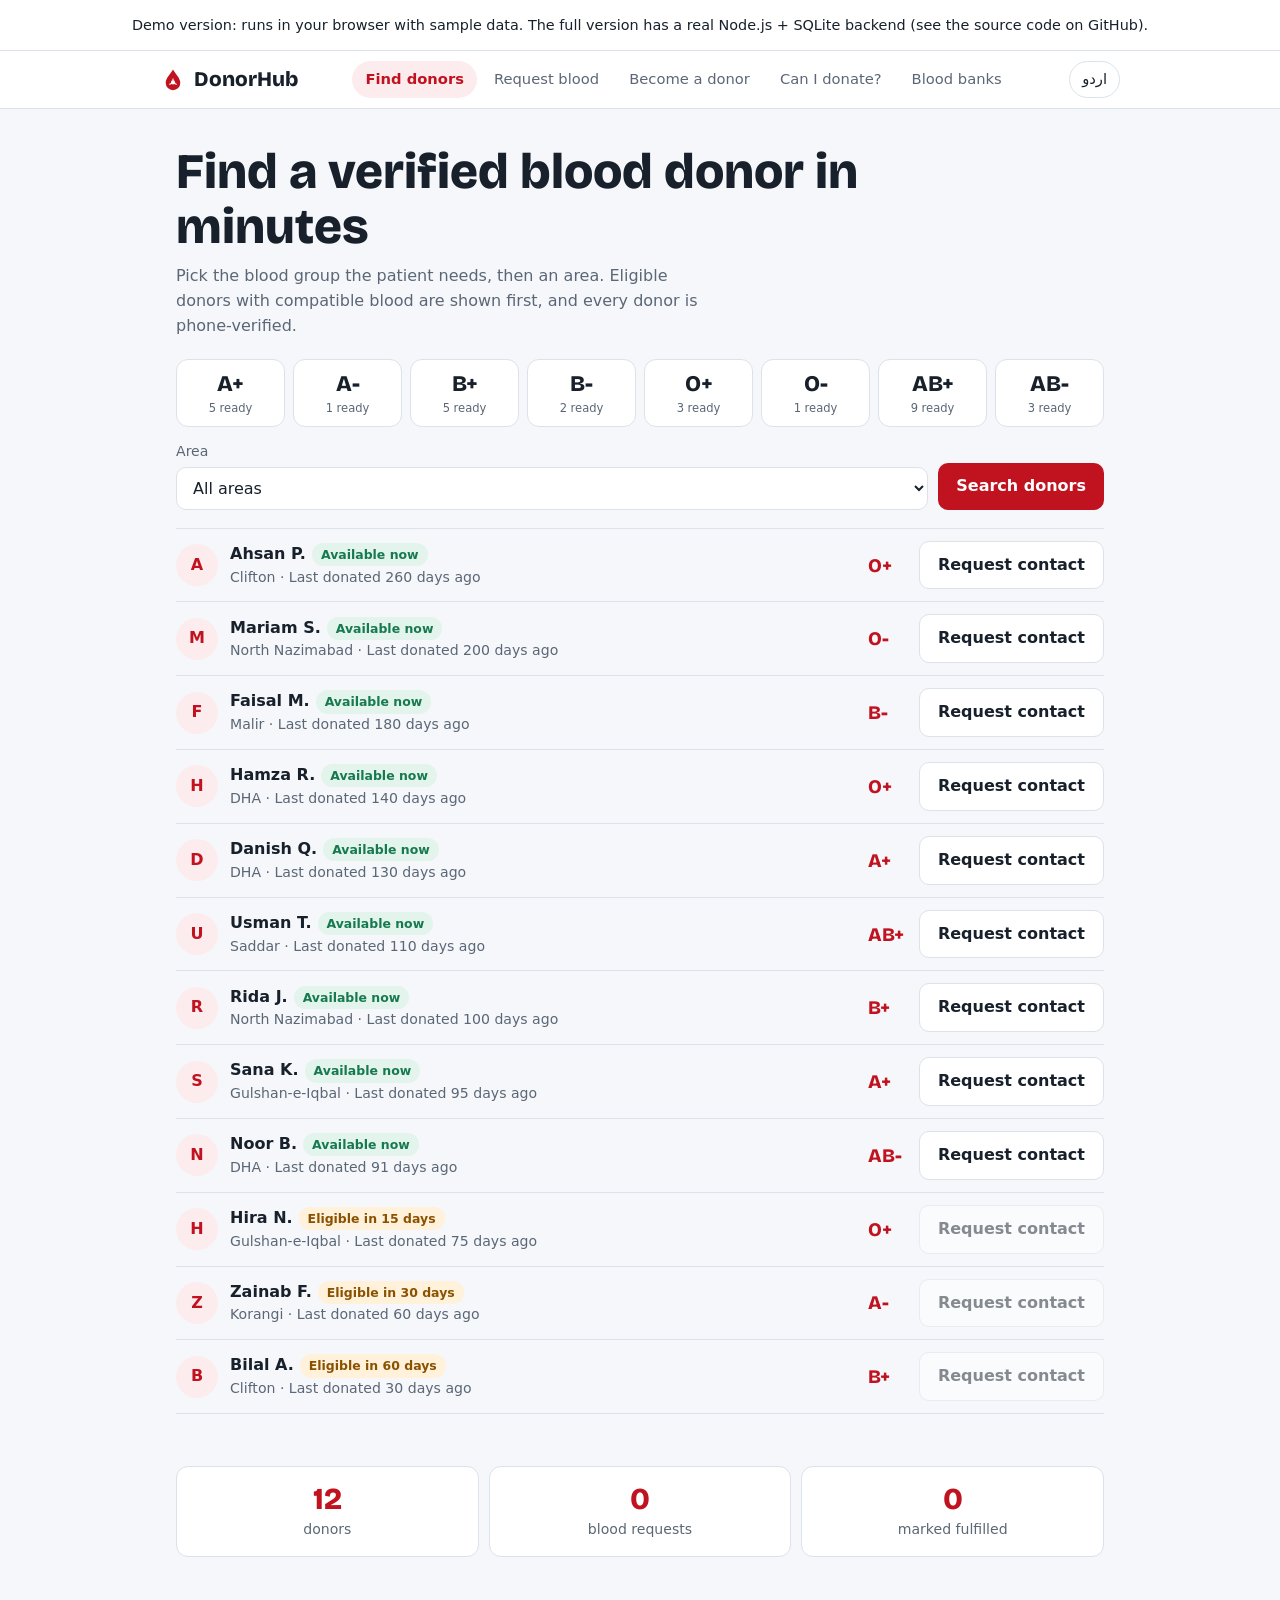
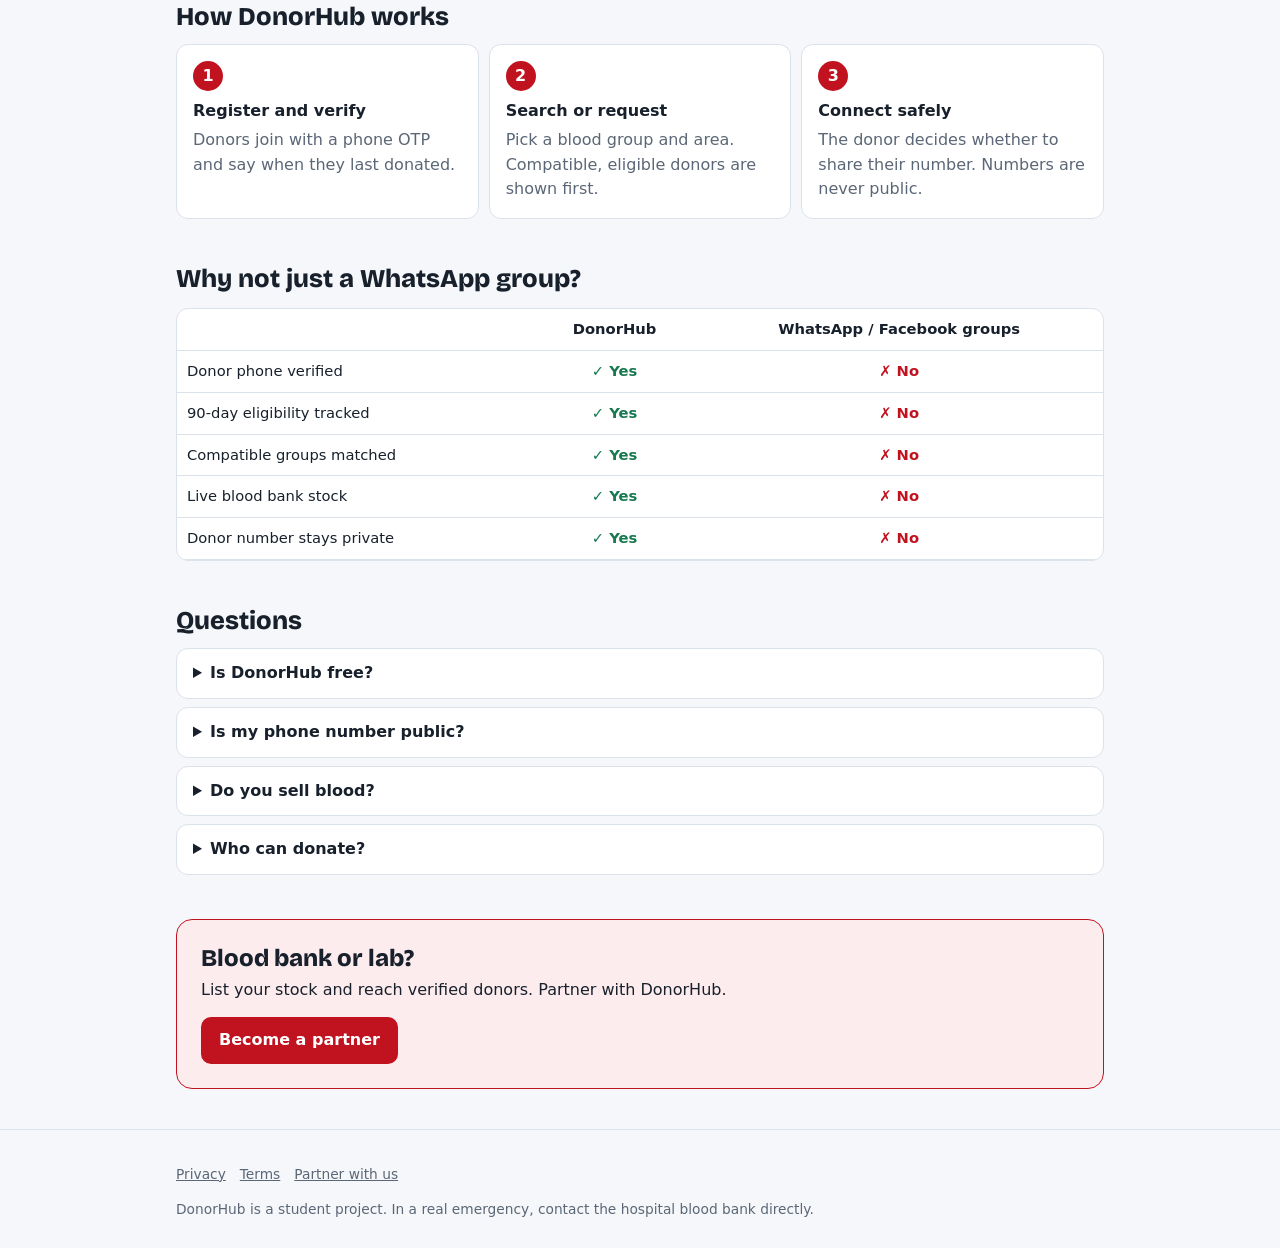
<file: index.html>
<!doctype html>
<html lang="en">
<head>
<meta charset="utf-8">
<meta name="viewport" content="width=device-width, initial-scale=1, viewport-fit=cover">
<title>DonorHub – Find a verified blood donor</title>
<link rel="stylesheet" href="https://fonts.googleapis.com/css2?family=Bricolage+Grotesque:wght@600;800&family=Noto+Nastaliq+Urdu&display=swap">
<link rel="stylesheet" href="style.css">
<link rel="icon" href="favicon.svg" type="image/svg+xml"><meta name="description" content="DonorHub helps families in Pakistan find verified, eligible blood donors and blood bank stock in minutes."><meta property="og:title" content="DonorHub – Find a verified blood donor"><meta property="og:description" content="Verified donors, compatible matching and live blood bank stock. Free for families."></head>
<body>
<div class="msg" style="margin:0;border-radius:0;border-width:0 0 1px;text-align:center;font-size:.9rem">Demo version: runs in your browser with sample data. The full version has a real Node.js + SQLite backend (see the source code on GitHub).</div>
<header><div class="wrap hd">
<div class="logo"><svg viewBox="0 0 32 32" aria-hidden="true"><path d="M16 3C12 9.5 7 14 7 19.5a9 9 0 0 0 18 0C25 14 20 9.5 16 3z" fill="var(--red)"/><circle cx="16" cy="19" r="2.6" fill="#fff"/><path d="M16 19l-4.5 2.5M16 19l4.5 2.5M16 19v-5" stroke="#fff" stroke-width="1.3"/></svg>DonorHub</div>
<nav role="tablist" id="nav">
<button role="tab" data-t="find" data-i="nFind"></button>
<button role="tab" data-t="req" data-i="nReq"></button>
<button role="tab" data-t="reg" data-i="nReg"></button>
<button role="tab" data-t="quiz" data-i="nQuiz"></button>
<button role="tab" data-t="banks" data-i="nBanks"></button>
</nav>
<button class="lang" id="lang">اردو</button>
</div></header>

<main class="wrap">
<section id="find">
<div class="hero">
<h1 data-i="h1"></h1>
<p class="sub" data-i="sub"></p>
<div class="groups" id="tiles" role="group"></div>
<div class="bar">
<div><label for="area" data-i="area"></label><select id="area"><option value="" data-i="allAreas"></option></select></div>
<button class="btn" id="go" data-i="search"></button>
</div>
<div class="list" id="res" aria-live="polite"></div>
</div>
<div class="band" id="stats"></div>
<h2 class="sec" data-i="howT"></h2>
<ol class="steps"><li><b data-i="s1t"></b><span data-i="s1d"></span></li><li><b data-i="s2t"></b><span data-i="s2d"></span></li><li><b data-i="s3t"></b><span data-i="s3d"></span></li></ol>
<h2 class="sec" data-i="whyT"></h2>
<div class="tw"><table class="cmp"><tr><th></th><th>DonorHub</th><th data-i="grpT"></th></tr>
<tr><td data-i="r1"></td><td class="y">✓ <span data-i="yes"></span></td><td class="n">✗ <span data-i="no"></span></td></tr>
<tr><td data-i="r2"></td><td class="y">✓ <span data-i="yes"></span></td><td class="n">✗ <span data-i="no"></span></td></tr>
<tr><td data-i="r3"></td><td class="y">✓ <span data-i="yes"></span></td><td class="n">✗ <span data-i="no"></span></td></tr>
<tr><td data-i="r4"></td><td class="y">✓ <span data-i="yes"></span></td><td class="n">✗ <span data-i="no"></span></td></tr>
<tr><td data-i="r5"></td><td class="y">✓ <span data-i="yes"></span></td><td class="n">✗ <span data-i="no"></span></td></tr>
</table></div>
<h2 class="sec" data-i="faqT"></h2>
<details><summary data-i="f1q"></summary><p data-i="f1a"></p></details>
<details><summary data-i="f2q"></summary><p data-i="f2a"></p></details>
<details><summary data-i="f3q"></summary><p data-i="f3a"></p></details>
<details><summary data-i="f4q"></summary><p data-i="f4a"></p></details>
<div class="cta"><h2 data-i="ptT"></h2><p data-i="ptD"></p><button class="btn" id="pb" data-i="ptB"></button></div>
</section>

<section id="req" hidden><div class="panel">
<h2 data-i="nReq"></h2><p class="sub" data-i="reqSub"></p>
<form id="fReq">
<div class="two"><div><label data-i="patient"></label><input name="p" required></div>
<div><label data-i="group"></label><select name="g" id="gSel1"></select></div></div>
<div class="two"><div><label data-i="units"></label><input name="u" type="number" min="1" max="10" value="1" required></div>
<div><label data-i="urg"></label><select name="ur"><option value="6h" data-i="u6"></option><option value="today" data-i="uToday"></option><option value="week" data-i="uWeek"></option></select></div></div>
<div><label data-i="hosp"></label><input name="h" required></div>
<div><label data-i="phone"></label><input name="ph" type="tel" inputmode="tel" required></div>
<p class="sub" data-i="reqNote"></p>
<button class="btn" data-i="sendReq"></button>
</form><div id="rMsg" aria-live="polite"></div></div>
</section>

<section id="reg" hidden><div class="panel">
<h2 data-i="nReg"></h2><p class="sub" data-i="regSub"></p>
<form id="fReg">
<div><label data-i="name"></label><input name="n" required></div>
<div><label data-i="phone"></label><input name="ph" type="tel" inputmode="tel" required></div>
<div class="two"><div><label data-i="group"></label><select name="g" id="gSel2"></select></div>
<div><label data-i="area"></label><select name="a" id="aSel"></select></div></div>
<div><label data-i="last"></label><input name="d" type="date"></div>
<label class="chk"><input type="checkbox" required><span data-i="consent"></span></label><br>
<button class="btn" data-i="verify"></button>
</form>
<form id="fOtp" hidden><p class="msg" data-i="otpInfo"></p><p class="msg" id="demo" hidden></p>
<div><label data-i="otp"></label><input name="c" inputmode="numeric" maxlength="4" required></div>
<button class="btn" data-i="confirm"></button></form>
<div id="gMsg" aria-live="polite"></div></div>
</section>

<section id="quiz" hidden><div class="panel"><h2 data-i="nQuiz"></h2><p class="sub" data-i="qSub"></p><form id="fQz"></form><div id="qRes" aria-live="polite"></div></div></section>

<section id="banks" hidden><div class="panel wide">
<h2 data-i="nBanks"></h2><p class="sub" data-i="banksSub"></p>
<div class="tw"><table id="bt"></table></div></div>
</section>
</main>

<dialog id="dlg"><form id="fAsk"><h3 data-i="ask"></h3><div><label data-i="name"></label><input name="n" required></div><div><label data-i="phone"></label><input name="ph" type="tel" inputmode="tel" required></div><p class="sub" data-i="askNote"></p><div id="aErr" aria-live="polite"></div><div class="two"><button class="btn" data-i="sendAsk"></button><button class="btn sec" type="button" id="cancel" data-i="cancel"></button></div></form></dialog>
<dialog id="pdlg"><form id="fPar"><h3 data-i="ptT"></h3><div><label data-i="pOrg"></label><input name="o" required></div><div><label data-i="pName"></label><input name="n" required></div><div class="two"><div><label data-i="phone"></label><input name="ph" type="tel" inputmode="tel" required></div><div><label data-i="pMail"></label><input name="e" type="email"></div></div><div><label data-i="pNote"></label><input name="m" maxlength="500"></div><div id="pErr" aria-live="polite"></div><div class="two"><button class="btn" data-i="sendP"></button><button class="btn sec" type="button" id="pcancel" data-i="cancel"></button></div></form></dialog>
<footer><div class="wrap"><p class="fl"><a href="privacy.html" data-i="priv"></a><a href="terms.html" data-i="terms"></a><a href="#" id="pl" data-i="contact"></a></p><span data-i="foot"></span></div></footer>

<script src="demo-api.js"></script><script src="app.js"></script>
</body>
</html>
</file>
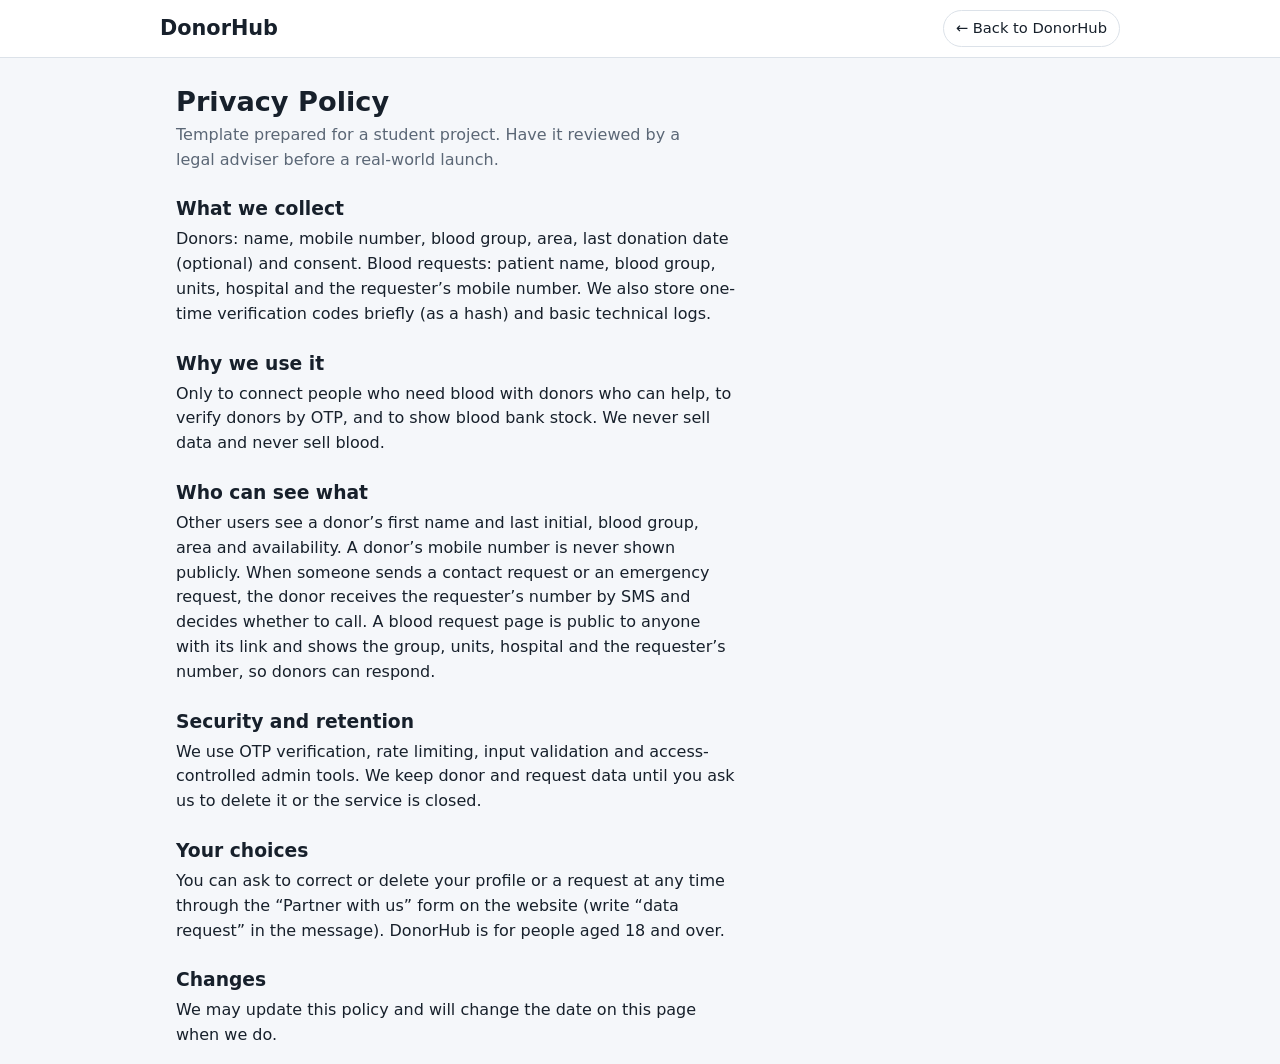
<file: privacy.html>
<!doctype html><html lang="en"><head><meta charset="utf-8"><meta name="viewport" content="width=device-width, initial-scale=1, viewport-fit=cover"><title>Privacy Policy – DonorHub</title><link rel="stylesheet" href="style.css"><link rel="icon" href="favicon.svg" type="image/svg+xml"></head><body><header><div class="wrap hd"><a class="logo" href="index.html" style="text-decoration:none">DonorHub</a><a class="lang" href="index.html" style="text-decoration:none">← Back to DonorHub</a></div></header><main class="wrap"><div class="panel doc"><h2>Privacy Policy</h2>
<p class="sub">Template prepared for a student project. Have it reviewed by a legal adviser before a real-world launch.</p>
<h3>What we collect</h3><p>Donors: name, mobile number, blood group, area, last donation date (optional) and consent. Blood requests: patient name, blood group, units, hospital and the requester’s mobile number. We also store one-time verification codes briefly (as a hash) and basic technical logs.</p>
<h3>Why we use it</h3><p>Only to connect people who need blood with donors who can help, to verify donors by OTP, and to show blood bank stock. We never sell data and never sell blood.</p>
<h3>Who can see what</h3><p>Other users see a donor’s first name and last initial, blood group, area and availability. A donor’s mobile number is never shown publicly. When someone sends a contact request or an emergency request, the donor receives the requester’s number by SMS and decides whether to call. A blood request page is public to anyone with its link and shows the group, units, hospital and the requester’s number, so donors can respond.</p>
<h3>Security and retention</h3><p>We use OTP verification, rate limiting, input validation and access-controlled admin tools. We keep donor and request data until you ask us to delete it or the service is closed.</p>
<h3>Your choices</h3><p>You can ask to correct or delete your profile or a request at any time through the “Partner with us” form on the website (write “data request” in the message). DonorHub is for people aged 18 and over.</p>
<h3>Changes</h3><p>We may update this policy and will change the date on this page when we do.</p></div></main></body></html>
</file>
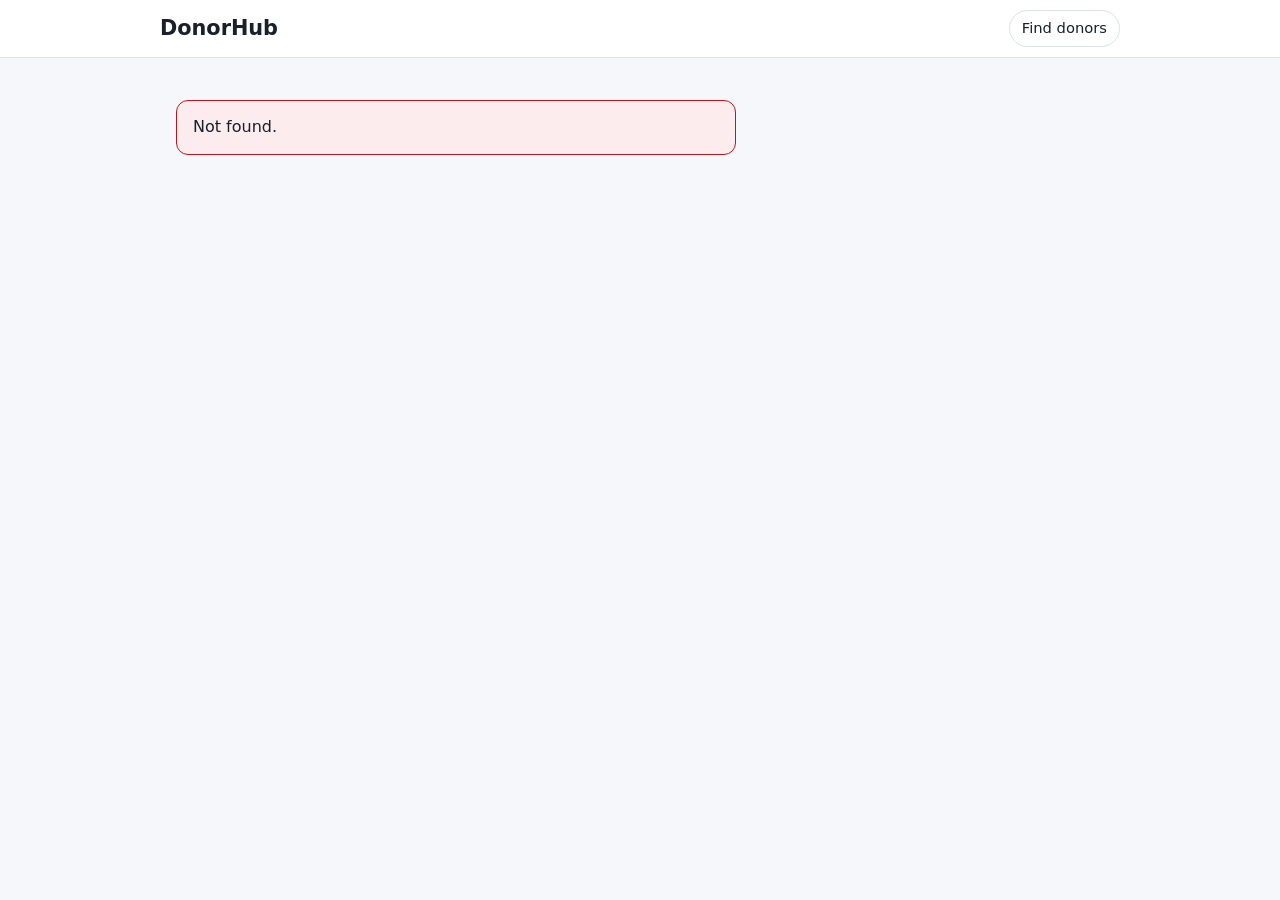
<file: request.html>
<!doctype html><html lang="en"><head><meta charset="utf-8"><meta name="viewport" content="width=device-width, initial-scale=1, viewport-fit=cover"><title>Blood request – DonorHub</title><link rel="stylesheet" href="style.css"><link rel="icon" href="favicon.svg" type="image/svg+xml"></head><body><header><div class="wrap hd"><a class="logo" href="index.html" style="text-decoration:none">DonorHub</a><a class="lang" href="index.html" style="text-decoration:none">Find donors</a></div></header><main class="wrap"><div class="panel"><div id="box" aria-live="polite"></div></div></main><script src="demo-api.js"></script><script src="request.js"></script></body></html>
</file>
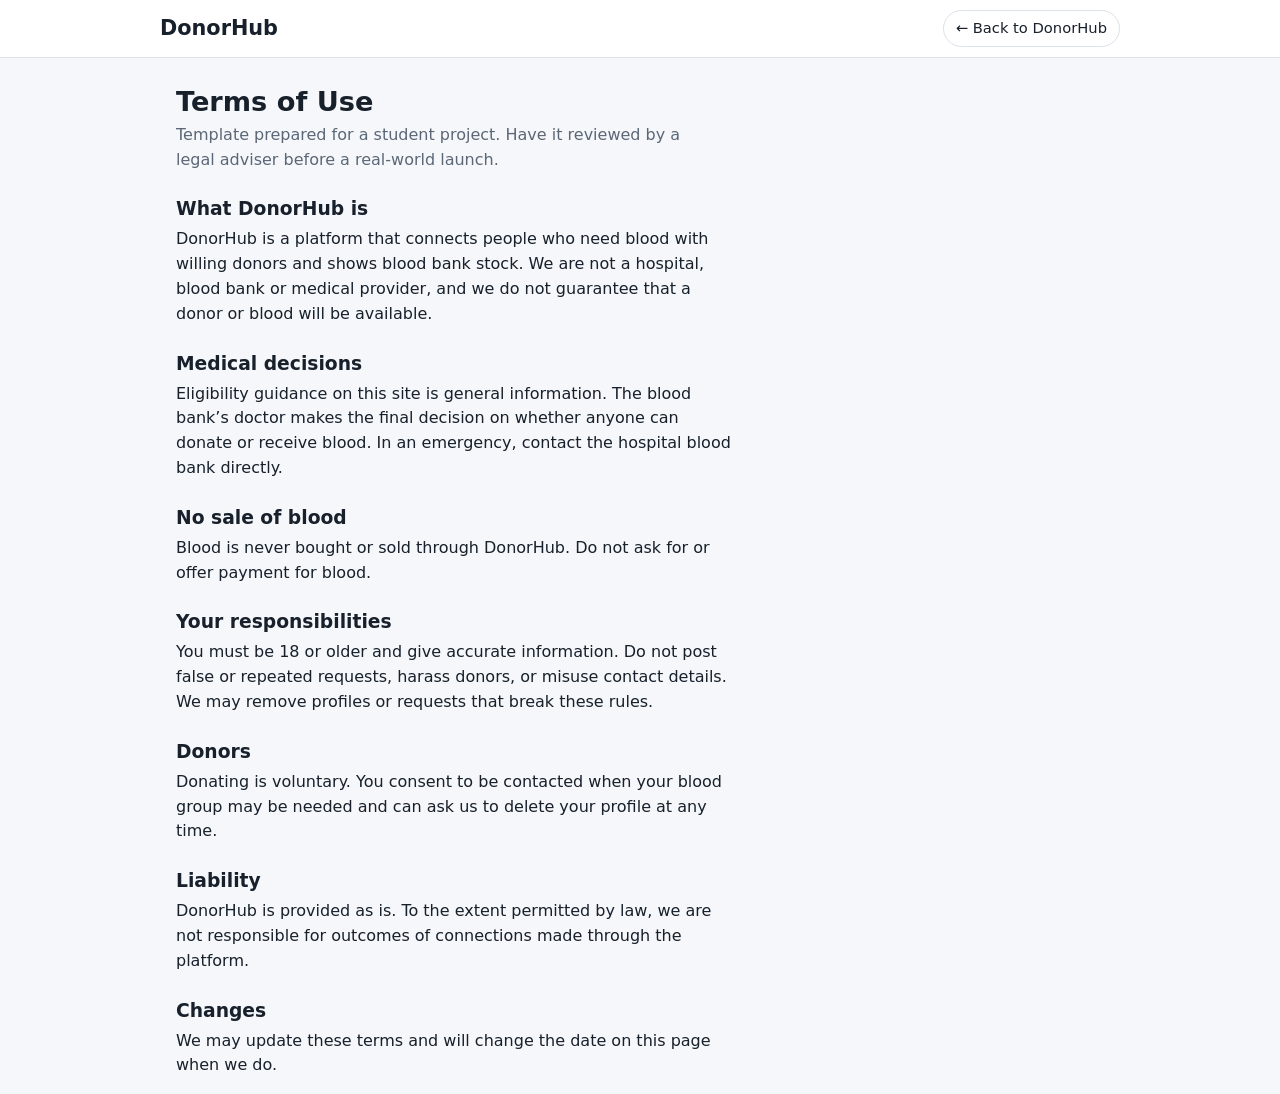
<file: terms.html>
<!doctype html><html lang="en"><head><meta charset="utf-8"><meta name="viewport" content="width=device-width, initial-scale=1, viewport-fit=cover"><title>Terms of Use – DonorHub</title><link rel="stylesheet" href="style.css"><link rel="icon" href="favicon.svg" type="image/svg+xml"></head><body><header><div class="wrap hd"><a class="logo" href="index.html" style="text-decoration:none">DonorHub</a><a class="lang" href="index.html" style="text-decoration:none">← Back to DonorHub</a></div></header><main class="wrap"><div class="panel doc"><h2>Terms of Use</h2>
<p class="sub">Template prepared for a student project. Have it reviewed by a legal adviser before a real-world launch.</p>
<h3>What DonorHub is</h3><p>DonorHub is a platform that connects people who need blood with willing donors and shows blood bank stock. We are not a hospital, blood bank or medical provider, and we do not guarantee that a donor or blood will be available.</p>
<h3>Medical decisions</h3><p>Eligibility guidance on this site is general information. The blood bank’s doctor makes the final decision on whether anyone can donate or receive blood. In an emergency, contact the hospital blood bank directly.</p>
<h3>No sale of blood</h3><p>Blood is never bought or sold through DonorHub. Do not ask for or offer payment for blood.</p>
<h3>Your responsibilities</h3><p>You must be 18 or older and give accurate information. Do not post false or repeated requests, harass donors, or misuse contact details. We may remove profiles or requests that break these rules.</p>
<h3>Donors</h3><p>Donating is voluntary. You consent to be contacted when your blood group may be needed and can ask us to delete your profile at any time.</p>
<h3>Liability</h3><p>DonorHub is provided as is. To the extent permitted by law, we are not responsible for outcomes of connections made through the platform.</p>
<h3>Changes</h3><p>We may update these terms and will change the date on this page when we do.</p></div></main></body></html>
</file>
<file: style.css>
:root{--bg:#F5F7FA;--sf:#fff;--ink:#17202B;--mut:#5B6776;--bd:#DCE2E9;--red:#C1121F;--redt:#FDECEE;--ok:#16794F;--okt:#E3F4EC;--wn:#8A5200;--wnt:#FFF1DA;--lo:#FBE3E5;--mid:#FFF1DA;--hi:#E3F4EC;box-sizing:border-box;padding-top:env(safe-area-inset-top,0px);padding-bottom:env(safe-area-inset-bottom,0px)}
@media(prefers-color-scheme:dark){:root:not([data-theme="light"]){color-scheme:dark;--bg:#0F141B;--sf:#18202A;--ink:#EEF2F6;--mut:#9AA7B6;--bd:#2B3745;--red:#FF5A66;--redt:#3A1D22;--ok:#4FD19B;--okt:#17352A;--wn:#F2B35A;--wnt:#3B2C12;--lo:#4A2026;--mid:#3B2C12;--hi:#17352A}}
:root[data-theme="dark"]{color-scheme:dark;--bg:#0F141B;--sf:#18202A;--ink:#EEF2F6;--mut:#9AA7B6;--bd:#2B3745;--red:#FF5A66;--redt:#3A1D22;--ok:#4FD19B;--okt:#17352A;--wn:#F2B35A;--wnt:#3B2C12;--lo:#4A2026;--mid:#3B2C12;--hi:#17352A}
html{scroll-padding-top:env(safe-area-inset-top,0px)}
*{box-sizing:border-box}
body{margin:0;background:var(--bg);color:var(--ink);font:16px/1.55 system-ui,-apple-system,"Segoe UI",Roboto,sans-serif}
body::before{content:"";position:fixed;inset:0 0 auto;height:env(safe-area-inset-top,0px);background:var(--sf);z-index:10}
body.ur{font-family:"Noto Nastaliq Urdu","Segoe UI",Tahoma,serif;line-height:2.1}
.wrap{max-width:960px;margin:0 auto;padding:0 16px}
header{position:sticky;top:env(safe-area-inset-top,0px);z-index:9;background:var(--sf);border-bottom:1px solid var(--bd)}
.hd{display:flex;align-items:center;justify-content:space-between;gap:10px;padding:10px 0;flex-wrap:wrap}
.logo{display:flex;align-items:center;gap:8px;font:800 1.3rem "Bricolage Grotesque",system-ui,sans-serif;color:var(--ink)}
.logo svg{width:26px;height:26px}
nav{display:flex;gap:4px;overflow-x:auto;max-width:100%}
nav button,.lang{font:inherit;font-size:.92rem;border:1px solid transparent;background:none;color:var(--mut);padding:6px 12px;border-radius:999px;cursor:pointer;white-space:nowrap}
nav button[aria-selected="true"]{background:var(--redt);color:var(--red);font-weight:600}
.lang{border-color:var(--bd);color:var(--ink)}
button:focus-visible,input:focus-visible,select:focus-visible{outline:3px solid var(--red);outline-offset:2px}
.hero{padding:36px 0 18px}
h1{font:800 clamp(1.9rem,5.5vw,3.1rem)/1.1 "Bricolage Grotesque",system-ui,sans-serif;margin:0 0 10px;max-width:16em}
body.ur h1{line-height:1.7}
.sub{color:var(--mut);max-width:34em;margin:0 0 20px}
.groups{display:grid;grid-template-columns:repeat(4,1fr);gap:8px;margin-bottom:14px}
@media(min-width:640px){.groups{grid-template-columns:repeat(8,1fr)}}
.g{font:inherit;background:var(--sf);color:var(--ink);border:1.5px solid var(--bd);border-radius:12px;padding:10px 4px;cursor:pointer;text-align:center;line-height:1.2}
.g b{display:block;font:800 1.4rem "Bricolage Grotesque",system-ui,sans-serif}
.g small{color:var(--mut);font-size:.72rem}
.g[aria-pressed="true"]{background:var(--red);border-color:var(--red);color:#fff}
.g[aria-pressed="true"] small{color:#fff}
.bar{display:flex;gap:10px;flex-wrap:wrap;align-items:end}
label{display:block;font-size:.88rem;color:var(--mut);margin-bottom:4px}
input,select{font:inherit;width:100%;padding:10px 12px;border:1px solid var(--bd);border-radius:10px;background:var(--sf);color:var(--ink)}
.bar>div{flex:1 1 180px}
.btn{font:inherit;font-weight:600;background:var(--red);color:#fff;border:0;border-radius:10px;padding:11px 18px;cursor:pointer}
.btn.sec{background:var(--sf);color:var(--ink);border:1px solid var(--bd)}
.btn:disabled{opacity:.5;cursor:not-allowed}
.list{margin-top:18px;border-top:1px solid var(--bd)}
.row{display:flex;align-items:center;gap:12px;padding:12px 0;border-bottom:1px solid var(--bd)}
.av{flex:none;width:42px;height:42px;border-radius:50%;background:var(--redt);color:var(--red);display:grid;place-items:center;font-weight:800}
.row .i{flex:1;min-width:0}
.row .i div{color:var(--mut);font-size:.88rem}
.gt{font:800 1.2rem "Bricolage Grotesque",system-ui,sans-serif;color:var(--red);min-width:3ch}
.bd{display:inline-block;font-size:.78rem;padding:2px 9px;border-radius:999px;margin-inline-start:6px;font-weight:600}
.bd.ok{background:var(--okt);color:var(--ok)}.bd.wt{background:var(--wnt);color:var(--wn)}
.empty,.msg{padding:14px 16px;border-radius:12px;background:var(--sf);border:1px solid var(--bd);margin-top:14px}
.msg.ok{background:var(--okt);border-color:var(--ok);color:var(--ink)}
.msg.er{background:var(--redt);border-color:var(--red)}
section[hidden]{display:none}
.panel{padding:28px 0 8px;max-width:560px}
.panel h2{font:800 1.7rem "Bricolage Grotesque",system-ui,sans-serif;margin:0 0 6px}
form>div{margin-bottom:12px}
.two{display:grid;grid-template-columns:1fr 1fr;gap:10px}
.chk{display:flex;gap:8px;align-items:start;font-size:.9rem;color:var(--ink)}
.chk input{width:auto;margin-top:5px}
.tw{overflow-x:auto;margin-top:14px;border:1px solid var(--bd);border-radius:12px;background:var(--sf)}
table{border-collapse:collapse;width:100%;min-width:640px;font-size:.92rem}
th,td{padding:9px 10px;text-align:center;border-bottom:1px solid var(--bd)}
th:first-child,td:first-child{text-align:start}
td small{display:block;color:var(--mut)}
.lv-lo{background:var(--lo);font-weight:700}.lv-mid{background:var(--mid)}.lv-hi{background:var(--hi)}
footer{margin-top:40px;padding:20px 0 28px;border-top:1px solid var(--bd);color:var(--mut);font-size:.86rem}

dialog{border:1px solid var(--bd);border-radius:14px;background:var(--sf);color:var(--ink);max-width:420px;width:calc(100% - 32px);padding:20px}dialog::backdrop{background:rgba(0,0,0,.45)}dialog h3{margin:0 0 12px}.wide{max-width:none}
.bd{background:var(--bd);color:var(--ink)}
h2.sec{font:800 1.6rem "Bricolage Grotesque",system-ui,sans-serif;margin:44px 0 12px}
.band{display:grid;grid-template-columns:repeat(3,1fr);gap:10px;margin-top:34px}
.band div{background:var(--sf);border:1px solid var(--bd);border-radius:12px;padding:14px;text-align:center}
.band b{display:block;font:800 1.9rem "Bricolage Grotesque",system-ui,sans-serif;color:var(--red)}
.band span{color:var(--mut);font-size:.88rem}
.steps{list-style:none;margin:0;padding:0;display:grid;gap:10px}
@media(min-width:720px){.steps{grid-template-columns:repeat(3,1fr)}}
.steps li{background:var(--sf);border:1px solid var(--bd);border-radius:12px;padding:16px;counter-increment:s}
.steps li::before{content:counter(s);display:grid;place-items:center;width:30px;height:30px;border-radius:50%;background:var(--red);color:#fff;font-weight:800;margin-bottom:8px}
.steps{counter-reset:s}.steps b{display:block;margin-bottom:4px}.steps span{color:var(--mut)}
.cmp{min-width:480px}.cmp td:not(:first-child){font-weight:700}.y{color:var(--ok)}.n{color:var(--red)}
details{background:var(--sf);border:1px solid var(--bd);border-radius:12px;padding:12px 16px;margin-bottom:8px}
summary{cursor:pointer;font-weight:600}details p{margin:8px 0 0;color:var(--mut)}
.cta{margin-top:44px;padding:24px;border-radius:16px;background:var(--redt);border:1px solid var(--red)}
.cta h2{margin:0 0 6px;font:800 1.5rem "Bricolage Grotesque",system-ui,sans-serif}.cta p{margin:0 0 14px}
a.btn{display:inline-block;text-decoration:none}
fieldset{border:0;padding:0;margin:0 0 14px}legend{font-weight:600;margin-bottom:4px;padding:0}
.doc h3{margin:22px 0 4px}.doc p{margin:0 0 8px}
.fl a{color:var(--mut);margin-inline-end:14px}
</file>
